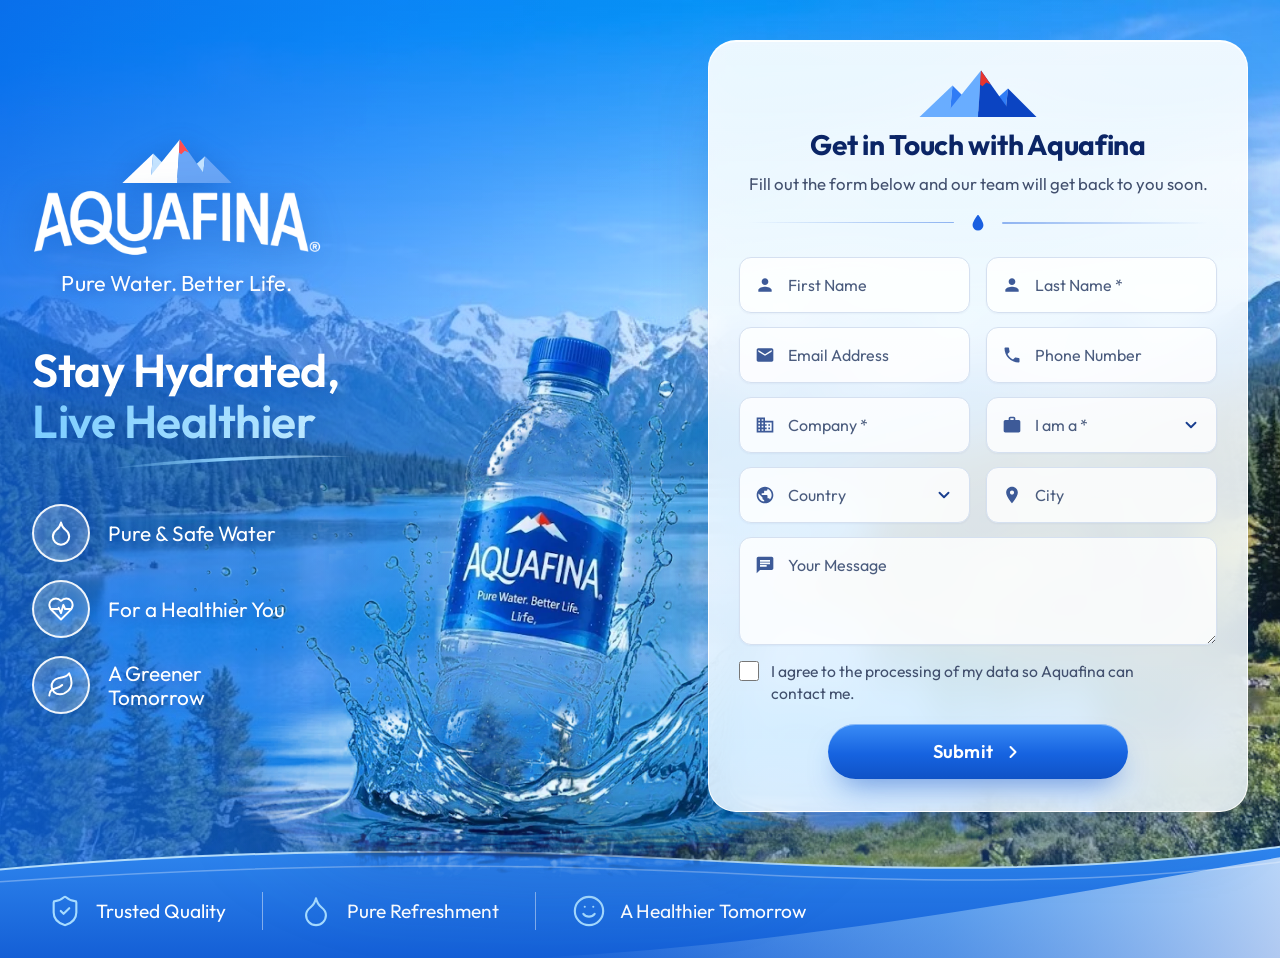
<file: index.html>
<!DOCTYPE html>
<html lang="en">
<head>
    <meta charset="UTF-8">
    <meta name="viewport" content="width=device-width, initial-scale=1.0">
    <META HTTP-EQUIV="Content-type" CONTENT="text/html; charset=UTF-8">
    <title>Aquafina | Get in Touch</title>
    <meta name="description" content="Get in touch with Aquafina. Pure Water. Better Life.">
    <link rel="preconnect" href="https://fonts.googleapis.com">
    <link rel="preconnect" href="https://fonts.gstatic.com" crossorigin>
    <link href="https://fonts.googleapis.com/css2?family=Outfit:wght@400;500;600;700&display=swap" rel="stylesheet">
    <link rel="preload" as="image" href="./assets/mountain-lake.jpg">
    <link rel="stylesheet" href="./style.css">
</head>
<body>

<!-- Icon sprite: each icon is drawn once here and reused with <use href="#id"> -->
<svg class="sprite" aria-hidden="true" focusable="false">
    <defs>
        <linearGradient id="swoosh-grad" x1="0" y1="0" x2="1" y2="0">
            <stop offset="0" stop-color="#8fd3ff" stop-opacity="0"/>
            <stop offset=".5" stop-color="#8fd3ff"/>
            <stop offset="1" stop-color="#d8f1ff" stop-opacity=".3"/>
        </linearGradient>
    </defs>
    <!-- brand mark -->
    <symbol id="i-mountains" viewBox="0 0 160 64">
        <path style="fill:var(--mk-light)" d="M2 64 46 22l-4 42z"/>
        <path style="fill:var(--mk-mid)" d="M46 22l42 42H42z"/>
        <path style="fill:var(--mk-mid)" d="M78 64l42-38-4 38z"/>
        <path style="fill:var(--mk-dark)" d="M120 26l38 38h-42z"/>
        <path style="fill:var(--mk-light)" d="M34 64 84 2l-4 62z"/>
        <path style="fill:var(--mk-dark)" d="M84 2l44 62H80z"/>
        <path style="fill:var(--mk-red)" d="M84 2l13 18.5-6-2.5-5 5-3.2-2.5z"/>
    </symbol>
    <!-- solid field icons -->
    <symbol id="i-person" viewBox="0 0 24 24"><path d="M12 12c2.21 0 4-1.79 4-4s-1.79-4-4-4-4 1.79-4 4 1.79 4 4 4zm0 2c-2.67 0-8 1.34-8 4v2h16v-2c0-2.66-5.33-4-8-4z"/></symbol>
    <symbol id="i-mail" viewBox="0 0 24 24"><path d="M20 4H4c-1.1 0-1.99.9-1.99 2L2 18c0 1.1.9 2 2 2h16c1.1 0 2-.9 2-2V6c0-1.1-.9-2-2-2zm0 4-8 5-8-5V6l8 5 8-5v2z"/></symbol>
    <symbol id="i-phone" viewBox="0 0 24 24"><path d="M6.62 10.79c1.44 2.83 3.76 5.14 6.59 6.59l2.2-2.2c.27-.27.67-.36 1.02-.24 1.12.37 2.33.57 3.57.57.55 0 1 .45 1 1V20c0 .55-.45 1-1 1-9.39 0-17-7.61-17-17 0-.55.45-1 1-1h3.5c.55 0 1 .45 1 1 0 1.25.2 2.45.57 3.57.11.35.03.74-.25 1.02l-2.2 2.2z"/></symbol>
    <symbol id="i-building" viewBox="0 0 24 24"><path d="M12 7V3H2v18h20V7H12zM6 19H4v-2h2v2zm0-4H4v-2h2v2zm0-4H4V9h2v2zm0-4H4V5h2v2zm4 12H8v-2h2v2zm0-4H8v-2h2v2zm0-4H8V9h2v2zm0-4H8V5h2v2zm10 12h-8v-2h2v-2h-2v-2h2v-2h-2V9h8v10zm-2-8h-2v2h2v-2zm0 4h-2v2h2v-2z"/></symbol>
    <symbol id="i-briefcase" viewBox="0 0 24 24"><path d="M20 6h-4V4c0-1.11-.89-2-2-2h-4c-1.11 0-2 .89-2 2v2H4c-1.11 0-1.99.89-1.99 2L2 19c0 1.11.89 2 2 2h16c1.11 0 2-.89 2-2V8c0-1.11-.89-2-2-2zm-6 0h-4V4h4v2z"/></symbol>
    <symbol id="i-globe" viewBox="0 0 24 24"><path d="M12 2C6.48 2 2 6.48 2 12s4.48 10 10 10 10-4.48 10-10S17.52 2 12 2zm-1 17.93c-3.95-.49-7-3.85-7-7.93 0-.62.08-1.21.21-1.79L9 15v1c0 1.1.9 2 2 2v1.93zm6.9-2.54c-.26-.81-1-1.39-1.9-1.39h-1v-3c0-.55-.45-1-1-1H8v-2h2c.55 0 1-.45 1-1V7h2c1.1 0 2-.9 2-2v-.41c2.93 1.19 5 4.06 5 7.41 0 2.08-.8 3.97-2.1 5.39z"/></symbol>
    <symbol id="i-pin" viewBox="0 0 24 24"><path d="M12 2C8.13 2 5 5.13 5 9c0 5.25 7 13 7 13s7-7.75 7-13c0-3.87-3.13-7-7-7zm0 9.5c-1.38 0-2.5-1.12-2.5-2.5s1.12-2.5 2.5-2.5 2.5 1.12 2.5 2.5-1.12 2.5-2.5 2.5z"/></symbol>
    <symbol id="i-chat" viewBox="0 0 24 24"><path d="M20 2H4c-1.1 0-1.99.9-1.99 2L2 22l4-4h14c1.1 0 2-.9 2-2V4c0-1.1-.9-2-2-2zM6 9h12v2H6V9zm8 5H6v-2h8v2zm4-6H6V6h12v2z"/></symbol>
    <symbol id="i-drop-solid" viewBox="0 0 24 24"><path d="M12 2.5c-.4 0-.7.2-.9.5C9.6 5.3 5.5 10.6 5.5 14.6a6.5 6.5 0 0 0 13 0c0-4-4.1-9.3-5.6-11.6-.2-.3-.5-.5-.9-.5z"/></symbol>
    <!-- line icons -->
    <symbol id="i-drop" viewBox="0 0 24 24"><path d="M12 22a7 7 0 0 0 7-7c0-2-1-3.9-3-5.5s-3.5-4-4-6.5c-.5 2.5-2 4.9-4 6.5C6 11.1 5 13 5 15a7 7 0 0 0 7 7z"/></symbol>
    <symbol id="i-heart" viewBox="0 0 24 24"><path d="M19 14c1.49-1.46 3-3.21 3-5.5A5.5 5.5 0 0 0 16.5 3c-1.76 0-3 .5-4.5 2-1.5-1.5-2.74-2-4.5-2A5.5 5.5 0 0 0 2 8.5c0 2.3 1.5 4.05 3 5.5l7 7Z"/><path d="M3.22 12H9.5l.5-1 2 4.5 2-7 1.5 3.5h5.27"/></symbol>
    <symbol id="i-leaf" viewBox="0 0 24 24"><path d="M11 20A7 7 0 0 1 9.8 6.1C15.5 5 17 4.48 19 2c1 2 2 4.18 2 8 0 5.5-4.78 10-10 10Z"/><path d="M2 21c0-3 1.85-5.36 5.08-6C9.5 14.52 12 13 13 12"/></symbol>
    <symbol id="i-shield" viewBox="0 0 24 24"><path d="M20 13c0 5-3.5 7.5-7.66 8.95a1 1 0 0 1-.67-.01C7.5 20.5 4 18 4 13V6a1 1 0 0 1 1-1c2 0 4.5-1.2 6.24-2.72a1.17 1.17 0 0 1 1.52 0C14.51 3.81 17 5 19 5a1 1 0 0 1 1 1z"/><path d="m9 12 2 2 4-4"/></symbol>
    <symbol id="i-smile" viewBox="0 0 24 24"><circle cx="12" cy="12" r="10"/><path d="M8 14s1.5 2 4 2 4-2 4-2M9 9h.01M15 9h.01"/></symbol>
    <symbol id="i-chevron" viewBox="0 0 24 24"><path d="m9 18 6-6-6-6"/></symbol>
</svg>

<main class="page">

    <!-- Left: brand + headline -->
    <section class="intro" aria-labelledby="hero-title">
        <div class="brand">
            <svg class="brand-mark" aria-hidden="true"><use href="#i-mountains"/></svg>
            <img class="brand-logo" src="./assets/logo-white.png" width="800" height="188" alt="Aquafina">
            <p class="brand-tagline">Pure Water. Better Life.</p>
        </div>

        <h1 id="hero-title">Stay Hydrated, <span>Live Healthier</span></h1>
        <svg class="swoosh" viewBox="0 0 300 22" aria-hidden="true"><path d="M2 20C80 8 190 1 298 4 190 6 90 13 2 20z" fill="url(#swoosh-grad)"/></svg>

        <ul class="features">
            <li><span class="feature-icon"><svg class="ico ico-line" aria-hidden="true"><use href="#i-drop"/></svg></span><span>Pure &amp; Safe Water</span></li>
            <li><span class="feature-icon"><svg class="ico ico-line" aria-hidden="true"><use href="#i-heart"/></svg></span><span>For a Healthier You</span></li>
            <li><span class="feature-icon"><svg class="ico ico-line" aria-hidden="true"><use href="#i-leaf"/></svg></span><span>A Greener Tomorrow</span></li>
        </ul>
    </section>

    <!-- Middle: bottle splashing into the lake -->
    <div class="visual" aria-hidden="true">
        <picture>
            <source type="image/webp" srcset="./assets/bottle-splash.webp">
            <img class="bottle" src="./assets/bottle-splash.png" width="800" height="619" alt="" fetchpriority="high">
        </picture>
    </div>

    <!-- Right: Salesforce Web-to-Lead form -->
    <section class="card" aria-labelledby="form-title">
        <svg class="card-mark" aria-hidden="true"><use href="#i-mountains"/></svg>
        <h2 id="form-title">Get in Touch with Aquafina</h2>
        <p class="sub">Fill out the form below and our team will get back to you soon.</p>
        <div class="divider" aria-hidden="true"><svg class="ico"><use href="#i-drop-solid"/></svg></div>

<!--  ----------------------------------------------------------------------  -->
<!--  NOTE: Please add the following <FORM> element to your page.             -->
<!--  ----------------------------------------------------------------------  -->

<form action="https://webto.salesforce.com/servlet/servlet.WebToLead?encoding=UTF-8&orgId=00Dak00001Ex1m8" method="POST">

<input type=hidden name="oid" value="00Dak00001Ex1m8">
<input type=hidden id="retURL" name="retURL" value="https://chaoukat99.github.io/AuqafinaResource/thank-you.html">
<script>
    // Salesforce needs an absolute URL, so build it from wherever this page is hosted.
    document.getElementById("retURL").value = new URL("thank-you.html", location.href).href;
</script>

<!--  ----------------------------------------------------------------------  -->
<!--  NOTE: These fields are optional debugging elements. Please uncomment    -->
<!--  these lines if you wish to test in debug mode.                          -->
<!--  <input type="hidden" name="debug" value=1>                              -->
<!--  <input type="hidden" name="debugEmail" value="chaoukatweb@gmail.com">   -->
<!--  ----------------------------------------------------------------------  -->

<div class="field">
    <svg class="ico" aria-hidden="true"><use href="#i-person"/></svg>
    <label for="first_name">First Name</label>
    <input id="first_name" maxlength="40" name="first_name" type="text" autocomplete="given-name" placeholder="Jane" />
</div>

<div class="field">
    <svg class="ico" aria-hidden="true"><use href="#i-person"/></svg>
    <label for="last_name">Last Name</label>
    <input id="last_name" maxlength="80" name="last_name" type="text" autocomplete="family-name" placeholder="Doe" required />
</div>

<div class="field">
    <svg class="ico" aria-hidden="true"><use href="#i-mail"/></svg>
    <label for="email">Email Address</label>
    <input id="email" maxlength="80" name="email" type="email" autocomplete="email" placeholder="jane@company.com" />
</div>

<div class="field">
    <svg class="ico" aria-hidden="true"><use href="#i-phone"/></svg>
    <label for="mobile">Phone Number</label>
    <input id="mobile" maxlength="40" name="mobile" type="tel" autocomplete="tel" placeholder="+212 6 00 00 00 00" />
</div>

<div class="field">
    <svg class="ico" aria-hidden="true"><use href="#i-building"/></svg>
    <label for="company">Company</label>
    <input id="company" maxlength="40" name="company" type="text" autocomplete="organization" placeholder="Your company" required />
</div>

<div class="field">
    <svg class="ico" aria-hidden="true"><use href="#i-briefcase"/></svg>
    <label for="industry">I am a</label>
    <select id="industry" name="industry" required>
<option value="">Select…</option>
<option value="Distributors">Distributor</option>
<option value="Restaurateurs">Restaurateur</option>
<option value="Other">Other</option>
</select>
</div>

<div class="field">
    <svg class="ico" aria-hidden="true"><use href="#i-globe"/></svg>
    <label for="country_code">Country</label>
    <select id="country_code" name="country_code" autocomplete="country"><option value="">Select a country</option>
<option value="AF">Afghanistan</option>
<option value="AX">Åland Islands</option>
<option value="AL">Albania</option>
<option value="DZ">Algeria</option>
<option value="AD">Andorra</option>
<option value="AO">Angola</option>
<option value="AI">Anguilla</option>
<option value="AQ">Antarctica</option>
<option value="AG">Antigua &amp; Barbuda</option>
<option value="AR">Argentina</option>
<option value="AM">Armenia</option>
<option value="AW">Aruba</option>
<option value="AU">Australia</option>
<option value="AT">Austria</option>
<option value="AZ">Azerbaijan</option>
<option value="BS">Bahamas</option>
<option value="BH">Bahrain</option>
<option value="BD">Bangladesh</option>
<option value="BB">Barbados</option>
<option value="BY">Belarus</option>
<option value="BE">Belgium</option>
<option value="BZ">Belize</option>
<option value="BJ">Benin</option>
<option value="BM">Bermuda</option>
<option value="BT">Bhutan</option>
<option value="BO">Bolivia</option>
<option value="BA">Bosnia &amp; Herzegovina</option>
<option value="BW">Botswana</option>
<option value="BV">Bouvet Island</option>
<option value="BR">Brazil</option>
<option value="IO">British Indian Ocean Territory</option>
<option value="VG">British Virgin Islands</option>
<option value="BN">Brunei</option>
<option value="BG">Bulgaria</option>
<option value="BF">Burkina Faso</option>
<option value="BI">Burundi</option>
<option value="KH">Cambodia</option>
<option value="CM">Cameroon</option>
<option value="CA">Canada</option>
<option value="CV">Cape Verde</option>
<option value="BQ">Caribbean Netherlands</option>
<option value="KY">Cayman Islands</option>
<option value="CF">Central African Republic</option>
<option value="TD">Chad</option>
<option value="CL">Chile</option>
<option value="CN">China</option>
<option value="CX">Christmas Island</option>
<option value="CC">Cocos (Keeling) Islands</option>
<option value="CO">Colombia</option>
<option value="KM">Comoros</option>
<option value="CG">Congo</option>
<option value="CD">Congo (DRC)</option>
<option value="CK">Cook Islands</option>
<option value="CR">Costa Rica</option>
<option value="CI">Côte d’Ivoire</option>
<option value="HR">Croatia</option>
<option value="CW">Curaçao</option>
<option value="CY">Cyprus</option>
<option value="CZ">Czechia</option>
<option value="DK">Denmark</option>
<option value="DJ">Djibouti</option>
<option value="DM">Dominica</option>
<option value="DO">Dominican Republic</option>
<option value="EC">Ecuador</option>
<option value="EG">Egypt</option>
<option value="SV">El Salvador</option>
<option value="GQ">Equatorial Guinea</option>
<option value="ER">Eritrea</option>
<option value="EE">Estonia</option>
<option value="SZ">Eswatini</option>
<option value="ET">Ethiopia</option>
<option value="FK">Falkland Islands</option>
<option value="FO">Faroe Islands</option>
<option value="FJ">Fiji</option>
<option value="FI">Finland</option>
<option value="FR">France</option>
<option value="GF">French Guiana</option>
<option value="PF">French Polynesia</option>
<option value="TF">French Southern Territories</option>
<option value="GA">Gabon</option>
<option value="GM">Gambia</option>
<option value="GE">Georgia</option>
<option value="DE">Germany</option>
<option value="GH">Ghana</option>
<option value="GI">Gibraltar</option>
<option value="GR">Greece</option>
<option value="GL">Greenland</option>
<option value="GD">Grenada</option>
<option value="GP">Guadeloupe</option>
<option value="GT">Guatemala</option>
<option value="GG">Guernsey</option>
<option value="GN">Guinea</option>
<option value="GW">Guinea-Bissau</option>
<option value="GY">Guyana</option>
<option value="HT">Haiti</option>
<option value="HM">Heard &amp; McDonald Islands</option>
<option value="HN">Honduras</option>
<option value="HU">Hungary</option>
<option value="IS">Iceland</option>
<option value="IN">India</option>
<option value="ID">Indonesia</option>
<option value="IQ">Iraq</option>
<option value="IE">Ireland</option>
<option value="IM">Isle of Man</option>
<option value="IL">Israel</option>
<option value="IT">Italy</option>
<option value="JM">Jamaica</option>
<option value="JP">Japan</option>
<option value="JE">Jersey</option>
<option value="JO">Jordan</option>
<option value="KZ">Kazakhstan</option>
<option value="KE">Kenya</option>
<option value="KI">Kiribati</option>
<option value="XK">Kosovo</option>
<option value="KW">Kuwait</option>
<option value="KG">Kyrgyzstan</option>
<option value="LA">Laos</option>
<option value="LV">Latvia</option>
<option value="LB">Lebanon</option>
<option value="LS">Lesotho</option>
<option value="LR">Liberia</option>
<option value="LY">Libya</option>
<option value="LI">Liechtenstein</option>
<option value="LT">Lithuania</option>
<option value="LU">Luxembourg</option>
<option value="MO">Macao SAR China</option>
<option value="MG">Madagascar</option>
<option value="MW">Malawi</option>
<option value="MY">Malaysia</option>
<option value="MV">Maldives</option>
<option value="ML">Mali</option>
<option value="MT">Malta</option>
<option value="MQ">Martinique</option>
<option value="MR">Mauritania</option>
<option value="MU">Mauritius</option>
<option value="YT">Mayotte</option>
<option value="MX">Mexico</option>
<option value="MD">Moldova</option>
<option value="MC">Monaco</option>
<option value="MN">Mongolia</option>
<option value="ME">Montenegro</option>
<option value="MS">Montserrat</option>
<option value="MA">Morocco</option>
<option value="MZ">Mozambique</option>
<option value="MM">Myanmar</option>
<option value="NA">Namibia</option>
<option value="NR">Nauru</option>
<option value="NP">Nepal</option>
<option value="NL">Netherlands</option>
<option value="NC">New Caledonia</option>
<option value="NZ">New Zealand</option>
<option value="NI">Nicaragua</option>
<option value="NE">Niger</option>
<option value="NG">Nigeria</option>
<option value="NU">Niue</option>
<option value="NF">Norfolk Island</option>
<option value="MK">North Macedonia</option>
<option value="NO">Norway</option>
<option value="OM">Oman</option>
<option value="PK">Pakistan</option>
<option value="PS">Palestine</option>
<option value="PA">Panama</option>
<option value="PG">Papua New Guinea</option>
<option value="PY">Paraguay</option>
<option value="PE">Peru</option>
<option value="PH">Philippines</option>
<option value="PN">Pitcairn Islands</option>
<option value="PL">Poland</option>
<option value="PT">Portugal</option>
<option value="QA">Qatar</option>
<option value="RE">Réunion</option>
<option value="RO">Romania</option>
<option value="RU">Russia</option>
<option value="RW">Rwanda</option>
<option value="WS">Samoa</option>
<option value="SM">San Marino</option>
<option value="ST">São Tomé &amp; Príncipe</option>
<option value="SA">Saudi Arabia</option>
<option value="SN">Senegal</option>
<option value="RS">Serbia</option>
<option value="SC">Seychelles</option>
<option value="SL">Sierra Leone</option>
<option value="SG">Singapore</option>
<option value="SX">Sint Maarten</option>
<option value="SK">Slovakia</option>
<option value="SI">Slovenia</option>
<option value="SB">Solomon Islands</option>
<option value="SO">Somalia</option>
<option value="ZA">South Africa</option>
<option value="GS">South Georgia &amp; South Sandwich Islands</option>
<option value="KR">South Korea</option>
<option value="SS">South Sudan</option>
<option value="ES">Spain</option>
<option value="LK">Sri Lanka</option>
<option value="BL">St. Barthélemy</option>
<option value="SH">St. Helena</option>
<option value="KN">St. Kitts &amp; Nevis</option>
<option value="LC">St. Lucia</option>
<option value="MF">St. Martin</option>
<option value="PM">St. Pierre &amp; Miquelon</option>
<option value="VC">St. Vincent &amp; Grenadines</option>
<option value="SR">Suriname</option>
<option value="SJ">Svalbard &amp; Jan Mayen</option>
<option value="SE">Sweden</option>
<option value="CH">Switzerland</option>
<option value="TW">Taiwan</option>
<option value="TJ">Tajikistan</option>
<option value="TZ">Tanzania</option>
<option value="TH">Thailand</option>
<option value="TL">Timor-Leste</option>
<option value="TG">Togo</option>
<option value="TK">Tokelau</option>
<option value="TO">Tonga</option>
<option value="TT">Trinidad &amp; Tobago</option>
<option value="TN">Tunisia</option>
<option value="TR">Türkiye</option>
<option value="TM">Turkmenistan</option>
<option value="TC">Turks &amp; Caicos Islands</option>
<option value="TV">Tuvalu</option>
<option value="UG">Uganda</option>
<option value="UA">Ukraine</option>
<option value="AE">United Arab Emirates</option>
<option value="GB">United Kingdom</option>
<option value="US">United States</option>
<option value="UY">Uruguay</option>
<option value="UZ">Uzbekistan</option>
<option value="VU">Vanuatu</option>
<option value="VA">Vatican City</option>
<option value="VE">Venezuela</option>
<option value="VN">Vietnam</option>
<option value="WF">Wallis &amp; Futuna</option>
<option value="EH">Western Sahara</option>
<option value="YE">Yemen</option>
<option value="ZM">Zambia</option>
<option value="ZW">Zimbabwe</option>
</select>
</div>

<div class="field">
    <svg class="ico" aria-hidden="true"><use href="#i-pin"/></svg>
    <label for="city">City</label>
    <input id="city" maxlength="40" name="city" type="text" autocomplete="address-level2" placeholder="Casablanca" />
</div>

<div class="field field-full field-area">
    <svg class="ico" aria-hidden="true"><use href="#i-chat"/></svg>
    <label for="description">Your Message</label>
    <textarea id="description" name="description" rows="3" maxlength="32000" placeholder="Tell us what you need: volumes, delivery area, questions…"></textarea>
</div>

<label class="consent">
    <input type="checkbox" required />
    <span>I agree to the processing of my data so Aquafina can contact me.</span>
</label>

<input type="hidden" id="lead_source" name="lead_source" value="Web" />

<button type="submit" name="submit">Submit <svg class="ico ico-line" aria-hidden="true"><use href="#i-chevron"/></svg></button>

</form>

    </section>

</main>

<footer class="trust">
    <svg class="trust-wave" viewBox="0 0 1440 160" preserveAspectRatio="none" aria-hidden="true">
        <defs>
            <linearGradient id="tw-fill" x1="0" y1="0" x2="0" y2="1">
                <stop offset="0" stop-color="#2f86ee"/>
                <stop offset="1" stop-color="#145fd6"/>
            </linearGradient>
            <linearGradient id="tw-shine" x1="0" y1="0" x2="1" y2="0">
                <stop offset="0" stop-color="#d4efff" stop-opacity="0"/>
                <stop offset=".55" stop-color="#b6e2ff" stop-opacity=".55"/>
                <stop offset="1" stop-color="#fff" stop-opacity=".95"/>
            </linearGradient>
        </defs>
        <path d="M0 44C240 18 520 14 760 30s460 20 680-16v146H0z" fill="url(#tw-fill)"/>
        <path d="M600 160c300-18 580-80 840-132v132z" fill="url(#tw-shine)" opacity=".7"/>
        <path d="M0 44C240 18 520 14 760 30s460 20 680-16" fill="none" stroke="#c4e8ff" stroke-opacity=".9" stroke-width="2" vector-effect="non-scaling-stroke"/>
        <path d="M0 60C300 36 560 34 800 48s440 16 640-14" fill="none" stroke="#fff" stroke-opacity=".3" stroke-width="1.5" vector-effect="non-scaling-stroke"/>
    </svg>
    <ul class="trust-list">
        <li><svg class="ico ico-line" aria-hidden="true"><use href="#i-shield"/></svg>Trusted Quality</li>
        <li><svg class="ico ico-line" aria-hidden="true"><use href="#i-drop"/></svg>Pure Refreshment</li>
        <li><svg class="ico ico-line" aria-hidden="true"><use href="#i-smile"/></svg>A Healthier Tomorrow</li>
    </ul>
</footer>

</body>
</html>
</file>
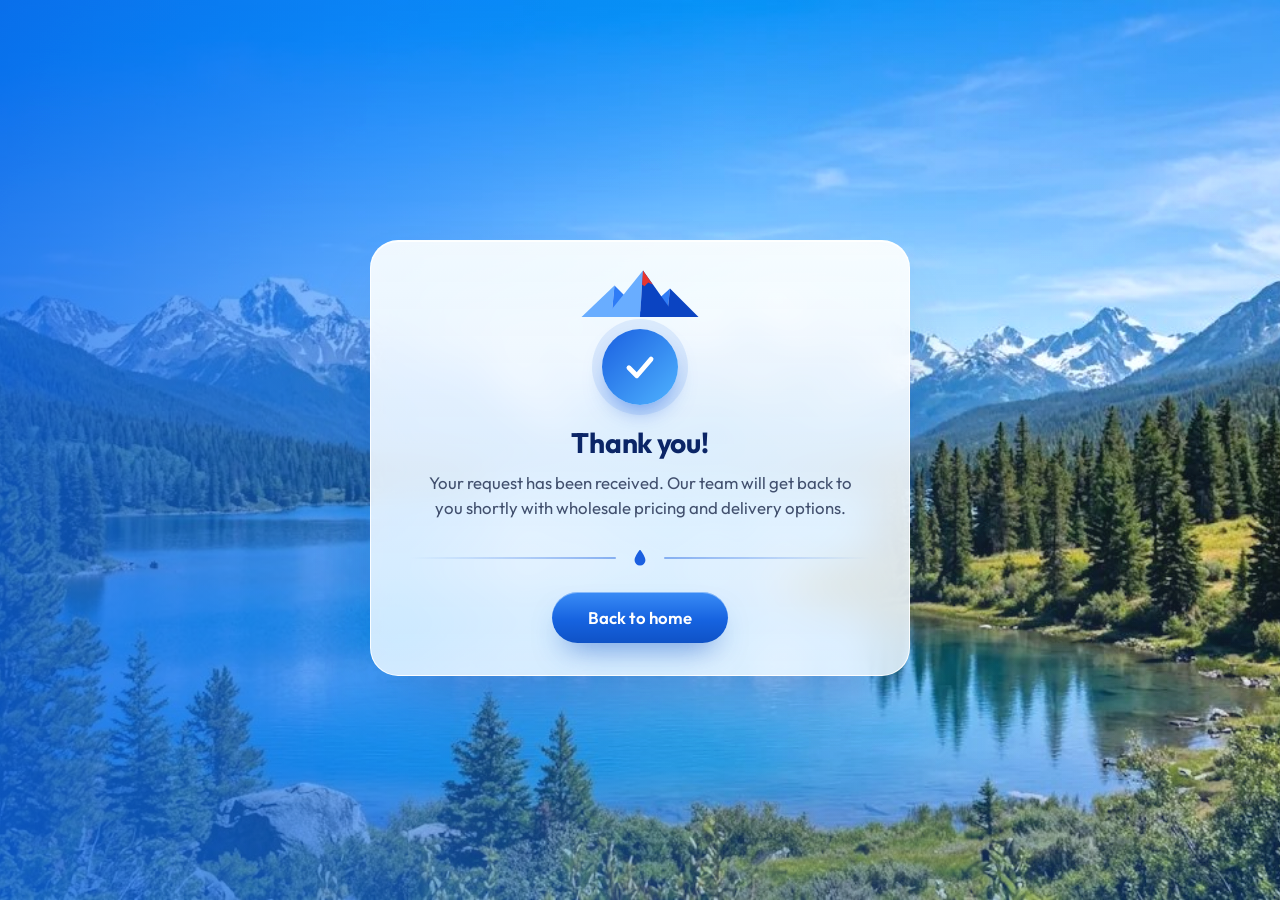
<file: thank-you.html>
<!DOCTYPE html>
<html lang="en">
<head>
    <meta charset="UTF-8">
    <meta name="viewport" content="width=device-width, initial-scale=1.0">
    <title>Aquafina | Thank You</title>
    <link rel="preconnect" href="https://fonts.googleapis.com">
    <link rel="preconnect" href="https://fonts.gstatic.com" crossorigin>
    <link href="https://fonts.googleapis.com/css2?family=Outfit:wght@400;500;600;700&display=swap" rel="stylesheet">
    <link rel="stylesheet" href="./style.css">
</head>
<body>

<svg class="sprite" aria-hidden="true" focusable="false">
    <symbol id="i-mountains" viewBox="0 0 160 64">
        <path style="fill:var(--mk-light)" d="M2 64 46 22l-4 42z"/>
        <path style="fill:var(--mk-mid)" d="M46 22l42 42H42z"/>
        <path style="fill:var(--mk-mid)" d="M78 64l42-38-4 38z"/>
        <path style="fill:var(--mk-dark)" d="M120 26l38 38h-42z"/>
        <path style="fill:var(--mk-light)" d="M34 64 84 2l-4 62z"/>
        <path style="fill:var(--mk-dark)" d="M84 2l44 62H80z"/>
        <path style="fill:var(--mk-red)" d="M84 2l13 18.5-6-2.5-5 5-3.2-2.5z"/>
    </symbol>
    <symbol id="i-drop-solid" viewBox="0 0 24 24"><path d="M12 2.5c-.4 0-.7.2-.9.5C9.6 5.3 5.5 10.6 5.5 14.6a6.5 6.5 0 0 0 13 0c0-4-4.1-9.3-5.6-11.6-.2-.3-.5-.5-.9-.5z"/></symbol>
</svg>

<main class="page page-single">

    <section class="card thanks">
        <svg class="card-mark" aria-hidden="true"><use href="#i-mountains"/></svg>

        <div class="check" aria-hidden="true">
            <svg viewBox="0 0 24 24" fill="none" stroke="currentColor" stroke-width="3" stroke-linecap="round" stroke-linejoin="round">
                <polyline points="5 12.5 10 17.5 19 7"/>
            </svg>
        </div>

        <h2>Thank you!</h2>
        <p class="sub">Your request has been received. Our team will get back to you shortly with wholesale pricing and delivery options.</p>
        <div class="divider" aria-hidden="true"><svg class="ico"><use href="#i-drop-solid"/></svg></div>

        <a class="btn" href="./index.html">Back to home</a>
    </section>

</main>

</body>
</html>
</file>
<file: style.css>
/* ==========================================================
   Aquafina – Web-to-Lead landing page
   Background: assets/mountain-lake.jpg  ·  Hero: assets/bottle-splash.*
   ========================================================== */

:root {
    --navy: #0b2566;
    --blue-700: #0d47c6;
    --blue-600: #1a5fe0;
    --blue-300: #8fd3ff;
    --ink: #13213f;
    --muted: #42506e;
    --label: #4b5c7e;
    --icon: #3d5a98;
    --line: #d5e0f0;
    --white: #ffffff;
    --danger: #d93036;
    --field-h: 56px;
    --radius-field: 12px;
    --ease: cubic-bezier(.2, .7, .2, 1);
    --sky: #3a90ec;
    --text-shadow: 0 2px 12px rgba(6, 58, 150, .45);
}

*, *::before, *::after { box-sizing: border-box; }

body {
    margin: 0;
    min-height: 100vh;
    min-height: 100svh;
    display: flex;
    flex-direction: column;
    font-family: "Outfit", system-ui, -apple-system, "Segoe UI", sans-serif;
    color: var(--ink);
    background: var(--sky);
    overflow-x: hidden;
    -webkit-font-smoothing: antialiased;
}

/* Scenery – the mountain lake photo under a light azure wash, fixed behind
   the page. Only the left side gets a deeper blue so the white headline
   stays readable; the sky, peaks and lake show through everywhere else. */
body::before {
    content: "";
    position: fixed;
    top: 0;
    left: 0;
    right: 0;
    height: 100vh;
    height: 100lvh;
    z-index: -1;
    background:
        linear-gradient(90deg, rgba(16, 98, 214, .74) 0%, rgba(26, 116, 228, .48) 30%, rgba(46, 146, 240, .1) 56%, rgba(46, 146, 240, 0) 100%),
        linear-gradient(180deg, rgba(34, 128, 238, .3) 0%, rgba(120, 196, 255, .06) 40%, rgba(150, 210, 255, .08) 62%, rgba(24, 112, 226, .3) 100%),
        url("./assets/mountain-lake.jpg") center 58% / cover no-repeat,
        var(--sky);
    filter: saturate(1.08) brightness(1.04);
}

.sprite { position: absolute; width: 0; height: 0; overflow: hidden; }

.ico { width: 20px; height: 20px; flex: none; fill: currentColor; }

.ico-line {
    fill: none;
    stroke: currentColor;
    stroke-width: 1.7;
    stroke-linecap: round;
    stroke-linejoin: round;
}

/* ---------- Layout ---------- */

.page {
    flex: 1;
    width: 100%;
    max-width: 1520px;
    margin: 0 auto;
    padding: 40px 48px 24px;
    display: grid;
    grid-template-columns: minmax(0, 400px) minmax(0, 1fr) minmax(0, 580px);
    grid-template-areas: "intro visual card";
    column-gap: 24px;
    align-items: center;
}

.intro  { grid-area: intro; }
.visual { grid-area: visual; }
.card   { grid-area: card; }

/* ---------- Intro (left) ---------- */

.intro {
    position: relative;
    z-index: 2;
    color: var(--white);
    animation: rise .8s var(--ease) both;
}

.brand {
    display: flex;
    flex-direction: column;
    align-items: center;
    width: fit-content;
}

.brand-mark {
    width: 112px;
    height: 45px;
    margin-bottom: 6px;
    --mk-light: #ffffff;
    --mk-mid: #c4e3ff;
    --mk-dark: #6aa6f6;
    --mk-red: #ff4d4d;
    filter: drop-shadow(0 6px 14px rgba(6, 58, 150, .35));
}

.brand-logo {
    display: block;
    width: 330px;
    max-width: 100%;
    height: auto;
    filter: drop-shadow(0 6px 18px rgba(6, 58, 150, .35));
}

.brand-tagline {
    margin: 12px 0 0;
    font-size: 1.35rem;
    letter-spacing: .01em;
    text-shadow: var(--text-shadow);
}

.intro h1 {
    margin: 48px 0 0;
    font-size: clamp(2.5rem, 3.6vw, 3.4rem);
    font-weight: 600;
    line-height: 1.1;
    letter-spacing: -.01em;
    text-shadow: 0 4px 22px rgba(6, 58, 150, .4);
}

.intro h1 span {
    display: block;
    color: var(--blue-300);
}

@supports (-webkit-background-clip: text) or (background-clip: text) {
    .intro h1 span {
        color: transparent;
        background: linear-gradient(90deg, #7ccdff 0%, #a9e0ff 60%, #d6f1ff 100%);
        -webkit-background-clip: text;
        background-clip: text;
        text-shadow: none;
        filter: drop-shadow(0 3px 14px rgba(6, 58, 150, .5));
    }
}

.swoosh {
    display: block;
    width: 250px;
    height: 20px;
    margin: 6px 0 0 70px;
}

.features {
    list-style: none;
    margin: 32px 0 0;
    padding: 0;
    display: grid;
    gap: 18px;
}

.features li {
    display: flex;
    align-items: center;
    gap: 18px;
    font-size: 1.3rem;
    line-height: 1.2;
    text-shadow: var(--text-shadow);
}

.features li > span:last-child { max-width: 8.6em; }

.feature-icon {
    flex: none;
    width: 58px;
    height: 58px;
    display: grid;
    place-items: center;
    border: 2px solid rgba(255, 255, 255, .92);
    border-radius: 50%;
    background: rgba(255, 255, 255, .14);
    box-shadow: 0 6px 18px rgba(6, 58, 150, .2), inset 0 0 14px rgba(255, 255, 255, .22);
    -webkit-backdrop-filter: blur(4px);
    backdrop-filter: blur(4px);
}

.feature-icon .ico { width: 28px; height: 28px; }

/* ---------- Bottle (middle) ---------- */

.visual {
    position: relative;
    z-index: 1;
    align-self: end;
    pointer-events: none;
    user-select: none;
    animation: rise .9s .15s var(--ease) both;
}

/* soft light behind the bottle so it glows against the lake */
.visual::before {
    content: "";
    position: absolute;
    left: 50%;
    top: 46%;
    width: 120%;
    aspect-ratio: 1.3;
    transform: translate(-50%, -50%);
    background: radial-gradient(closest-side, rgba(220, 242, 255, .5), rgba(170, 222, 255, .18) 55%, transparent);
}

.visual picture { display: block; position: relative; }

.bottle {
    display: block;
    /* the photo is wider than the column: let the splash spill under
       the headline on the left and behind the card on the right */
    width: calc(100% + 580px);
    max-width: none;
    height: auto;
    margin: 0 -260px -72px -320px;
    filter: drop-shadow(0 30px 40px rgba(10, 60, 150, .22));
    animation: bob 7s 1s ease-in-out infinite;
}

/* ---------- Card (right) ---------- */

.card {
    position: relative;
    z-index: 3;
    padding: 30px 38px 34px;
    background: linear-gradient(180deg, rgba(255, 255, 255, .92), rgba(236, 246, 255, .86));
    border: 1px solid rgba(255, 255, 255, .9);
    border-radius: 28px;
    box-shadow: 0 36px 70px -30px rgba(12, 64, 160, .45), inset 0 1px 0 rgba(255, 255, 255, .95);
    -webkit-backdrop-filter: blur(18px) saturate(1.4);
    backdrop-filter: blur(18px) saturate(1.4);
    animation: rise .8s .1s var(--ease) both;
}

.card-mark {
    display: block;
    width: 120px;
    height: 48px;
    margin: 0 auto 12px;
    --mk-light: #69adff;
    --mk-mid: #2f7cf6;
    --mk-dark: #0b44c2;
    --mk-red: #e8352f;
}

.card h2 {
    margin: 0;
    text-align: center;
    color: var(--navy);
    font-size: clamp(1.7rem, 2.2vw, 2.1rem);
    font-weight: 700;
    line-height: 1.15;
    letter-spacing: -.01em;
}

.card .sub {
    max-width: 490px;
    margin: 10px auto 0;
    text-wrap: balance;
    text-align: center;
    color: var(--muted);
    font-size: 1.05rem;
    line-height: 1.5;
}

.divider {
    display: flex;
    align-items: center;
    gap: 14px;
    max-width: 460px;
    margin: 16px auto 24px;
    color: var(--blue-600);
}

.divider::before,
.divider::after {
    content: "";
    flex: 1;
    height: 1.5px;
    border-radius: 2px;
    background: linear-gradient(90deg, rgba(26, 95, 224, 0), rgba(26, 95, 224, .45));
}

.divider::after { transform: scaleX(-1); }

/* ---------- Form ---------- */

form {
    display: grid;
    grid-template-columns: repeat(2, minmax(0, 1fr));
    gap: 14px 16px;
}

.field { position: relative; min-width: 0; }
.field-full { grid-column: 1 / -1; }

.field > .ico {
    position: absolute;
    z-index: 1;
    left: 16px;
    top: calc(var(--field-h) / 2);
    transform: translateY(-50%);
    color: var(--icon);
    pointer-events: none;
    transition: color .2s;
}

.field input,
.field select,
.field textarea {
    display: block;
    width: 100%;
    height: var(--field-h);
    margin: 0;
    padding: 22px 16px 6px 48px;
    font: inherit;
    font-size: 1rem;
    color: var(--ink);
    background-color: rgba(255, 255, 255, .82);
    border: 1.5px solid var(--line);
    border-radius: var(--radius-field);
    outline: none;
    box-shadow: 0 1px 2px rgba(13, 47, 120, .05);
    transition: border-color .2s, box-shadow .2s, background-color .2s;
}

.field textarea {
    height: auto;
    min-height: 108px;
    padding-top: 28px;
    line-height: 1.45;
    resize: vertical;
}

.field select {
    appearance: none;
    -webkit-appearance: none;
    cursor: pointer;
    padding-right: 44px;
    text-overflow: ellipsis;
    background-image: url("data:image/svg+xml,%3Csvg xmlns='http://www.w3.org/2000/svg' viewBox='0 0 24 24' fill='none' stroke='%231a3f8f' stroke-width='2.5' stroke-linecap='round' stroke-linejoin='round'%3E%3Cpath d='m6 9 6 6 6-6'/%3E%3C/svg%3E");
    background-repeat: no-repeat;
    background-position: right 16px center;
    background-size: 18px;
}

.field select option { color: var(--ink); }

/* the placeholders act as hints that appear on focus */
.field input::placeholder,
.field textarea::placeholder { color: transparent; opacity: 1; transition: color .2s; }
.field input:focus::placeholder,
.field textarea:focus::placeholder { color: #9aa9c4; }

/* Floating label: sits small at the top of the field ... */
.field label {
    position: absolute;
    z-index: 1;
    left: 49px;
    top: calc(var(--field-h) / 2);
    max-width: calc(100% - 66px);
    overflow: hidden;
    white-space: nowrap;
    text-overflow: ellipsis;
    font-size: 1rem;
    line-height: 1.25;
    color: var(--label);
    pointer-events: none;
    transform-origin: left center;
    transform: translateY(-120%) scale(.76);
    transition: transform .2s var(--ease), color .2s;
}

.field:has(select) label { max-width: calc(100% - 96px); }

.field:has([required]) label::after { content: " *"; }

/* ... and rests inside it, like a placeholder, while the field is empty */
.field:has(input:placeholder-shown:not(:-webkit-autofill)):not(:focus-within) label,
.field:has(textarea:placeholder-shown):not(:focus-within) label,
.field:has(option[value=""]:checked):not(:focus-within) label {
    transform: translateY(-50%);
}

.field:has(option[value=""]:checked):not(:focus-within) select { color: transparent; }

/* the message box is taller: keep its icon and label on the first line */
.field-area > .ico { top: 28px; }
.field-area label { top: 28px; }

.field input:hover,
.field select:hover,
.field textarea:hover { border-color: #b4c7e5; }

.field input:focus,
.field select:focus,
.field textarea:focus {
    border-color: var(--blue-600);
    background-color: var(--white);
    box-shadow: 0 0 0 4px rgba(26, 95, 224, .14);
}

.field:focus-within > .ico,
.field:focus-within label { color: var(--blue-600); }

/* invalid only after the visitor has interacted with the field */
.field input:user-invalid,
.field select:user-invalid,
.field textarea:user-invalid {
    border-color: var(--danger);
    box-shadow: 0 0 0 4px rgba(217, 48, 54, .12);
}

.field:has(:user-invalid) > .ico,
.field:has(:user-invalid) label { color: var(--danger); }

.field input:-webkit-autofill {
    -webkit-text-fill-color: var(--ink);
    box-shadow: inset 0 0 0 40px var(--white);
}

.field input:-webkit-autofill:focus {
    box-shadow: inset 0 0 0 40px var(--white), 0 0 0 4px rgba(26, 95, 224, .14);
}

/* ---------- Consent ---------- */

.consent {
    grid-column: 1 / -1;
    display: flex;
    align-items: flex-start;
    gap: 12px;
    margin-top: 2px;
    font-size: .98rem;
    line-height: 1.4;
    color: var(--muted);
    text-wrap: pretty;
    cursor: pointer;
}

.consent input {
    flex: none;
    width: 20px;
    height: 20px;
    margin: 0;
    accent-color: var(--blue-600);
    cursor: pointer;
}

.consent input:user-invalid { outline: 2px solid var(--danger); outline-offset: 2px; }

/* ---------- Button ---------- */

button[type="submit"] {
    grid-column: 1 / -1;
    justify-self: center;
    position: relative;
    overflow: hidden;
    display: inline-flex;
    align-items: center;
    justify-content: center;
    gap: 10px;
    min-width: min(100%, 300px);
    margin-top: 6px;
    padding: 16px 48px;
    font: inherit;
    font-size: 1.15rem;
    font-weight: 600;
    letter-spacing: .01em;
    color: var(--white);
    background: linear-gradient(180deg, #3a8cf6 0%, #1663e0 55%, #0f52c6 100%);
    border: 0;
    border-radius: 999px;
    cursor: pointer;
    box-shadow: 0 16px 30px -12px rgba(16, 82, 198, .6), inset 0 1px 0 rgba(255, 255, 255, .4);
    transition: transform .2s var(--ease), box-shadow .2s, filter .2s;
}

/* shine sweep */
button[type="submit"]::after {
    content: "";
    position: absolute;
    top: 0;
    left: -75%;
    width: 50%;
    height: 100%;
    background: linear-gradient(120deg, transparent, rgba(255, 255, 255, .4), transparent);
    transform: skewX(-20deg);
    transition: left .6s;
}

button[type="submit"] .ico {
    width: 20px;
    height: 20px;
    stroke-width: 2.4;
    transition: transform .2s var(--ease);
}

button[type="submit"]:hover {
    transform: translateY(-2px);
    filter: brightness(1.06);
    box-shadow: 0 20px 34px -12px rgba(16, 82, 198, .72), inset 0 1px 0 rgba(255, 255, 255, .4);
}

button[type="submit"]:hover::after { left: 130%; }
button[type="submit"]:hover .ico { transform: translateX(4px); }
button[type="submit"]:active { transform: translateY(0); }

button[type="submit"]:focus-visible {
    outline: 3px solid var(--blue-300);
    outline-offset: 3px;
}

/* ---------- Trust band (footer) ---------- */

.trust {
    position: relative;
    isolation: isolate;
    padding: 56px 48px 28px;
    color: var(--white);
}

.trust-wave {
    position: absolute;
    inset: 0;
    z-index: -1;
    width: 100%;
    height: 100%;
}

.trust-list {
    list-style: none;
    max-width: 1424px;
    margin: 0 auto;
    padding: 0;
    display: flex;
    flex-wrap: wrap;
    align-items: center;
    row-gap: 12px;
}

.trust-list li {
    display: flex;
    align-items: center;
    gap: 14px;
    padding: 2px 36px;
    font-size: 1.2rem;
}

.trust-list li:first-child { padding-left: 0; }
.trust-list li + li { border-left: 1.5px solid rgba(255, 255, 255, .45); }

.trust-list .ico {
    width: 34px;
    height: 34px;
    color: #a6dbff;
    stroke-width: 1.5;
}

/* ---------- Thank-you page ---------- */

/* .page.page-single so the responsive .page grids below never override it */
.page.page-single {
    grid-template-columns: minmax(0, 540px);
    grid-template-areas: "card";
    justify-content: center;
}

.thanks { text-align: center; }

.check {
    width: 76px;
    height: 76px;
    margin: 8px auto 22px;
    display: grid;
    place-items: center;
    color: var(--white);
    background: linear-gradient(135deg, var(--blue-600), #4fb3ff);
    border-radius: 50%;
    box-shadow: 0 0 0 10px rgba(26, 95, 224, .1), 0 12px 24px -8px rgba(26, 95, 224, .6);
    animation: pop .5s .4s var(--ease) both;
}

.check svg { width: 38px; height: 38px; }

.thanks .sub { margin-bottom: 28px; }

.btn {
    display: inline-flex;
    align-items: center;
    gap: 10px;
    padding: 15px 36px;
    font-size: 1.05rem;
    font-weight: 600;
    color: var(--white);
    text-decoration: none;
    background: linear-gradient(180deg, #3a8cf6 0%, #1663e0 55%, #0f52c6 100%);
    border-radius: 999px;
    box-shadow: 0 16px 30px -12px rgba(16, 82, 198, .6), inset 0 1px 0 rgba(255, 255, 255, .4);
    transition: transform .2s var(--ease), box-shadow .2s, filter .2s;
}

.btn:hover {
    transform: translateY(-2px);
    filter: brightness(1.06);
}

.btn:focus-visible {
    outline: 3px solid var(--blue-300);
    outline-offset: 3px;
}

/* ---------- Animations ---------- */

@keyframes rise {
    from { opacity: 0; transform: translateY(24px); }
    to   { opacity: 1; transform: none; }
}

@keyframes bob {
    0%, 100% { transform: translateY(0) rotate(0deg); }
    50%      { transform: translateY(-10px) rotate(-.6deg); }
}

@keyframes pop {
    from { opacity: 0; transform: scale(.4); }
    to   { opacity: 1; transform: scale(1); }
}

@media (prefers-reduced-motion: reduce) {
    *, *::before, *::after { animation: none !important; transition: none !important; }
}

/* ---------- Responsive ---------- */

@media (max-width: 1360px) {
    .page {
        grid-template-columns: minmax(0, 360px) minmax(0, 1fr) minmax(0, 540px);
        padding-left: 32px;
        padding-right: 32px;
    }
    .brand-logo { width: 290px; }
    .intro h1 { font-size: clamp(2.3rem, 3.6vw, 3rem); }
    .card { padding: 28px 30px 32px; }
    .bottle { width: calc(100% + 460px); margin-left: -240px; }
}

/* two columns: headline + bottle on the left, form on the right */
@media (max-width: 1180px) {
    .page {
        grid-template-columns: minmax(0, 1fr) minmax(0, 520px);
        grid-template-areas:
            "intro  card"
            "visual card";
        column-gap: 32px;
        row-gap: 0;
        padding: 36px 28px 24px;
    }
    .intro { align-self: end; }
    .visual { align-self: start; }
    .visual::before { width: 100%; }
    /* may be a little wider than the column; centred so it spills evenly */
    .bottle {
        --w: min(100% + 80px, 660px);
        width: var(--w);
        margin: -8px 0 -48px calc((100% - var(--w)) / 2);
    }
}

/* single column on tablets and phones */
@media (max-width: 920px) {
    .page {
        grid-template-columns: minmax(0, 1fr);
        grid-template-areas:
            "intro"
            "visual"
            "card";
        max-width: 640px;
        padding: 32px 20px 28px;
    }
    /* the headline is centred here, so wash from the top instead of the left */
    body::before {
        background:
            linear-gradient(180deg, rgba(16, 98, 214, .66) 0%, rgba(26, 116, 228, .5) 40%, rgba(46, 146, 240, .14) 70%, rgba(24, 112, 226, .3) 100%),
            url("./assets/mountain-lake.jpg") center 58% / cover no-repeat,
            var(--sky);
    }
    .intro {
        display: flex;
        flex-direction: column;
        align-items: center;
        text-align: center;
    }
    .brand-mark { width: 96px; height: 38px; }
    .brand-logo { width: 250px; }
    .brand-tagline { margin-top: 8px; font-size: 1.15rem; }
    .intro h1 { margin-top: 26px; font-size: clamp(2.1rem, 7.5vw, 2.8rem); }
    .swoosh { width: 200px; margin: 4px auto 0; }
    .features {
        width: 100%;
        margin-top: 24px;
        grid-template-columns: repeat(3, minmax(0, 1fr));
        gap: 12px;
    }
    .features li { flex-direction: column; gap: 10px; font-size: 1rem; }
    .features li > span:last-child { max-width: none; }
    .feature-icon { width: 48px; height: 48px; }
    .feature-icon .ico { width: 24px; height: 24px; }
    .bottle { --w: min(100%, 580px); margin: 4px 0 -40px calc((100% - var(--w)) / 2); }
    .trust { padding: 52px 20px 24px; }
    .trust-list { justify-content: center; }
    .trust-list li { padding: 2px 20px; font-size: 1.05rem; }
    .trust-list .ico { width: 28px; height: 28px; }
}

@media (max-width: 560px) {
    .card { padding: 26px 16px 28px; border-radius: 22px; }
    .card-mark { width: 100px; height: 40px; }
    form { grid-template-columns: minmax(0, 1fr); gap: 12px; }
    button[type="submit"] { width: 100%; }
    /* full-bleed, and crop the outer droplets so the bottle itself is larger
       without the image running past the screen edge */
    .bottle {
        width: calc(100% + 40px);
        aspect-ratio: 1.08;
        object-fit: cover;
        margin: 0 -20px -32px;
    }
    .trust-list {
        display: grid;
        grid-template-columns: repeat(3, minmax(0, 1fr));
    }
    .trust-list li,
    .trust-list li:first-child {
        flex-direction: column;
        gap: 6px;
        padding: 0 6px;
        text-align: center;
        font-size: .9rem;
    }
}
</file>
